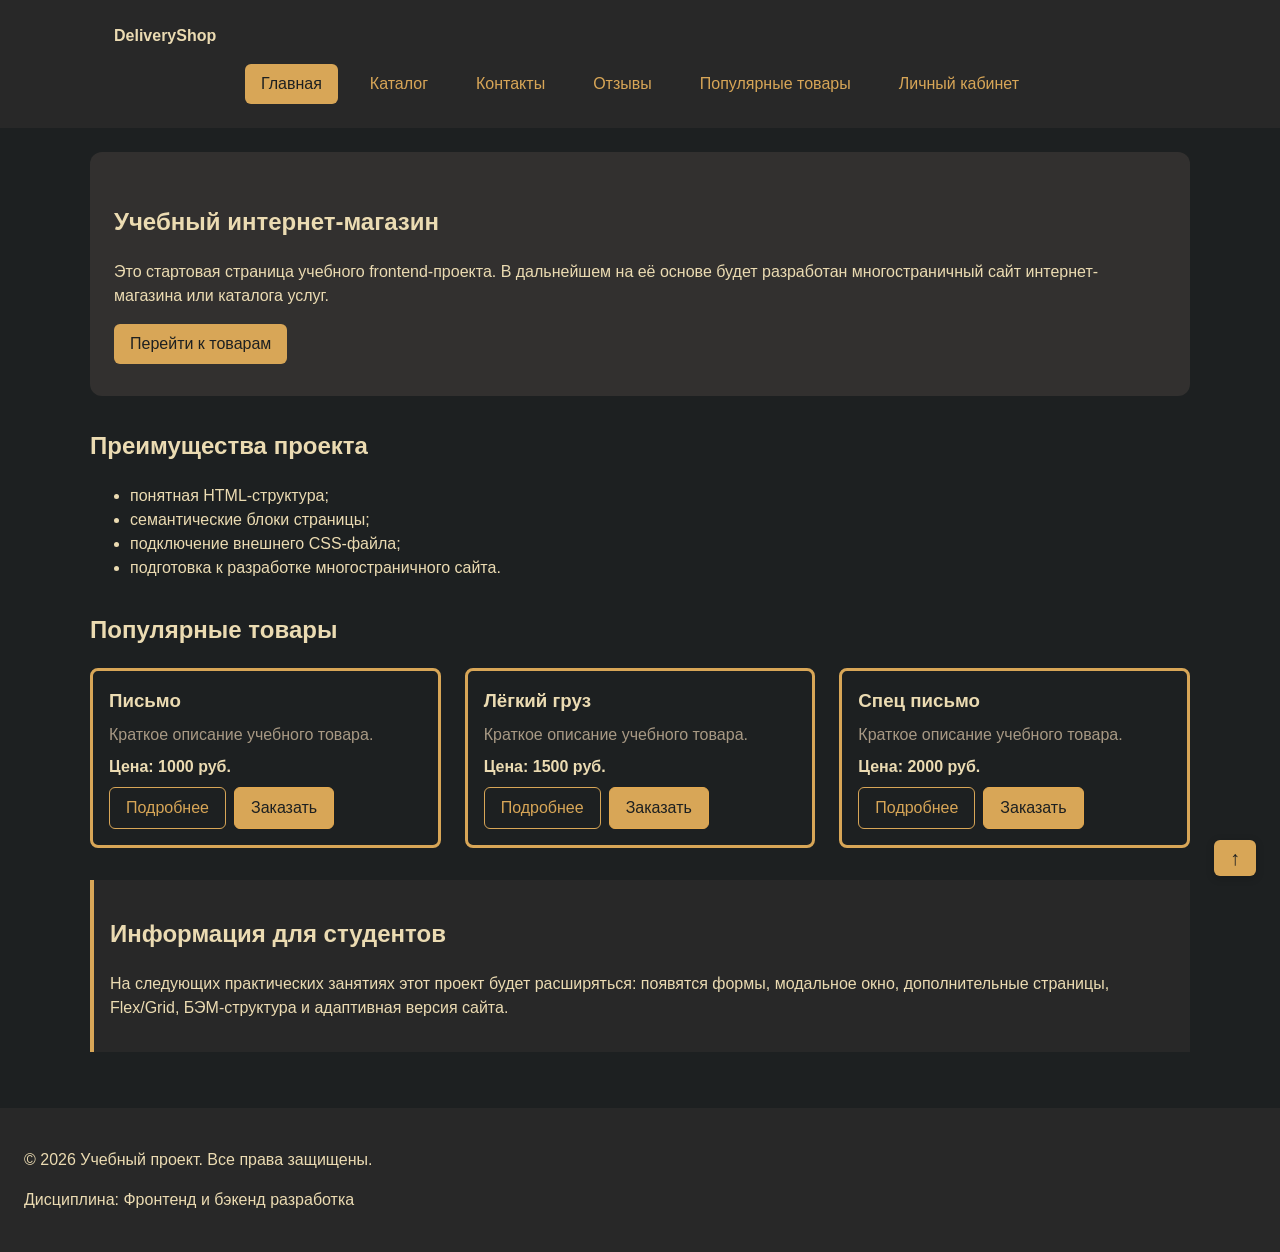
<file: kr1-html-css-shop/index.html>
<!DOCTYPE html>
<html lang="ru">
<head>
  <meta charset="UTF-8">
  <meta name="viewport" content="width=device-width, initial-scale=1.0">
  <title>Учебный интернет-магазин</title>
  <link rel="stylesheet" href="css/style.css">
  <script src="js/main.js" defer></script>
</head>
<body>
<header class="site-header" id="site-header">
    <div class="site-header__inner">
      <a class="site-header__logo" href="index.html">DeliveryShop</a>

      <nav class="site-nav" aria-label="Основная навигация">
        <ul class="site-nav__list">
          <li class="site-nav__item">
            <a class="site-nav__link site-nav__link--active" href="index.html">
              Главная
            </a>
          </li>
          <li class="site-nav__item">
            <a class="site-nav__link" href="catalog.html">Каталог</a>
          </li>
          <li class="site-nav__item">
            <a class="site-nav__link" href="contacts.html">Контакты</a>
          </li>
          <li class="site-nav__item">
            <a class="site-nav__link" href="reviews.html">Отзывы</a>
          </li>
          <li class="site-nav__item">
            <a class="site-nav__link" href="index.html#popular">
              Популярные товары
            </a>
          </li>
          <li class="site-nav__item">
            <a class="site-nav__link" href="account.html">Личный кабинет</a>
          </li>
        </ul>
      </nav>
    </div>
  </header>

  <main>
    <section class="hero">
      <h1>Учебный интернет-магазин</h1>
      <p>
        Это стартовая страница учебного frontend-проекта.
        В дальнейшем на её основе будет разработан многостраничный сайт
        интернет-магазина или каталога услуг.
      </p>
      <a class="button button--primary" href="#popular">Перейти к товарам</a>
    </section>

    <section class="section" id="advantages">
      <h2>Преимущества проекта</h2>
      <ul class="advantages-list">
        <li>понятная HTML-структура;</li>
        <li>семантические блоки страницы;</li>
        <li>подключение внешнего CSS-файла;</li>
        <li>подготовка к разработке многостраничного сайта.</li>
      </ul>
    </section>

    <section class="section" id="popular">
      <h2>Популярные товары</h2>

      <div class="products-grid">
        <article class="product-card product-card--featured" data-image="images/product-1.svg">
        <h3 class="product-card__title">Письмо</h3>
        <p class="product-card__description">Краткое описание учебного товара.</p>
        <p class="product-card__price">Цена: 1000 руб.</p>
        <div class="product-card__actions">
          <button class="button button--secondary product-card__details-button" type="button">Подробнее</button>
          <button class="button button--primary button--outlined product-card__order-button" type="button" data-product="Письмо">Заказать</button>
        </div>
      </article>

        <article class="product-card product-card--featured" data-image="images/product-2.svg">
        <h3 class="product-card__title">Лёгкий груз</h3>
        <p class="product-card__description">Краткое описание учебного товара.</p>
        <p class="product-card__price">Цена: 1500 руб.</p>
        <div class="product-card__actions">
          <button class="button button--secondary product-card__details-button" type="button">Подробнее</button>
          <button class="button button--primary button--outlined product-card__order-button" type="button" data-product="Лёгкий груз">Заказать</button>
        </div>
      </article>

        <article class="product-card product-card--featured" data-image="images/product-3.svg">
        <h3 class="product-card__title">Спец письмо</h3>
        <p class="product-card__description">Краткое описание учебного товара.</p>
        <p class="product-card__price">Цена: 2000 руб.</p>
        <div class="product-card__actions">
          <button class="button button--secondary product-card__details-button" type="button">Подробнее</button>
          <button class="button button--primary button--outlined product-card__order-button" type="button" data-product="Спец письмо">Заказать</button>
        </div>
      </article>
      </div>
    </section>

    <aside class="aside-info">
      <h2>Информация для студентов</h2>
      <p>
        На следующих практических занятиях этот проект будет расширяться:
        появятся формы, модальное окно, дополнительные страницы, Flex/Grid,
        БЭМ-структура и адаптивная версия сайта.
      </p>
    </aside>
  </main>

  <footer id="contacts">
    <p>&copy; 2026 Учебный проект. Все права защищены.</p>
    <p>Дисциплина: Фронтенд и бэкенд разработка</p>
  </footer>

  <a class="back-to-header" href="#site-header" aria-label="Вернуться к шапке сайта">
    <span aria-hidden="true">↑</span>
  </a>

  <dialog class="product-dialog" id="product-dialog" aria-labelledby="product-dialog-title">
    <div class="product-dialog__content">
      <img class="product-dialog__image" id="product-dialog-image" src="images/product-placeholder.svg" alt="">
      <div class="product-dialog__details">
        <h2 class="product-dialog__title" id="product-dialog-title"></h2>
        <p class="product-dialog__description" id="product-dialog-description"></p>
        <div class="product-dialog__actions">
          <button class="button button--secondary" type="button" id="close-product-dialog">Закрыть</button>
          <button class="button button--primary button--outlined" type="button" id="order-from-details">Заказать</button>
        </div>
      </div>
    </div>
  </dialog>

  <dialog class="order-dialog" id="order-dialog" aria-labelledby="order-dialog-title">
    <h2 class="order-dialog__title" id="order-dialog-title">Оформление заявки</h2>

    <form class="order-form" id="order-form" action="#" method="post" novalidate>
      <input id="selected-product" name="selected-product" type="hidden">

      <div class="order-form__field">
        <label class="order-form__label" for="order-name">ФИО</label>
        <input
          class="order-form__input"
          id="order-name"
          name="name"
          type="text"
          placeholder="Введите ваши ФИО"
          minlength="2"
          autocomplete="given-name"
          required
        >
      </div>

      <div class="order-form__field">
        <label class="order-form__label" for="order-email">Электронная почта</label>
        <input
          class="order-form__input"
          id="order-email"
          name="email"
          type="email"
          placeholder="example@mail.ru"
          autocomplete="email"
          required
        >
      </div>

      <div class="order-form__field">
        <label class="order-form__label" for="order-phone">Телефон</label>
        <input
          class="order-form__input"
          id="order-phone"
          name="phone"
          type="tel"
          inputmode="tel"
          placeholder="+7 (900) 000-00-00"
          pattern="^\+7 \(\d{3}\) \d{3}-\d{2}-\d{2}$"
          required
        >
        <small class="order-form__hint">Формат: +7 (900) 000-00-00</small>
      </div>

      <div class="order-form__field">
        <label class="order-form__label" for="order-date">Дата связи</label>
        <input
          class="order-form__input"
          id="order-date"
          name="date"
          type="date"
        >
      </div>

      <div class="order-form__field">
        <label class="order-form__label" for="order-topic">Тема заявки</label>
        <select class="order-form__select" id="order-topic" name="topic" required>
          <option value="">Выберите тему</option>
          <option value="product">Заказ товара</option>
          <option value="consultation">Консультация</option>
          <option value="delivery">Доставка</option>
        </select>
      </div>

      <div class="order-form__field">
        <label class="order-form__label" for="order-comment">Комментарий</label>
        <textarea
          class="order-form__textarea"
          id="order-comment"
          name="comment"
          rows="4"
          placeholder="Укажите дополнительную информацию"
        ></textarea>
      </div>

      <div class="order-form__field order-form__field--checkbox">
        <label class="order-form__label">
          <input
            class="order-form__checkbox"
            id="order-agreement"
            name="agreement"
            type="checkbox"
            required
          >
          Я согласен на обработку данных
        </label>
      </div>

      <div class="order-form__actions">
        <button class="button button--secondary" type="button" id="close-order-dialog">
          Закрыть
        </button>
        <button class="button button--primary button--outlined" type="submit">
          Отправить заявку
        </button>
      </div>
    </form>
  </dialog>

  <p class="success-message" id="success-message" hidden>
    Форма успешно отправлена!
  </p>
</body>
</html>
</file>
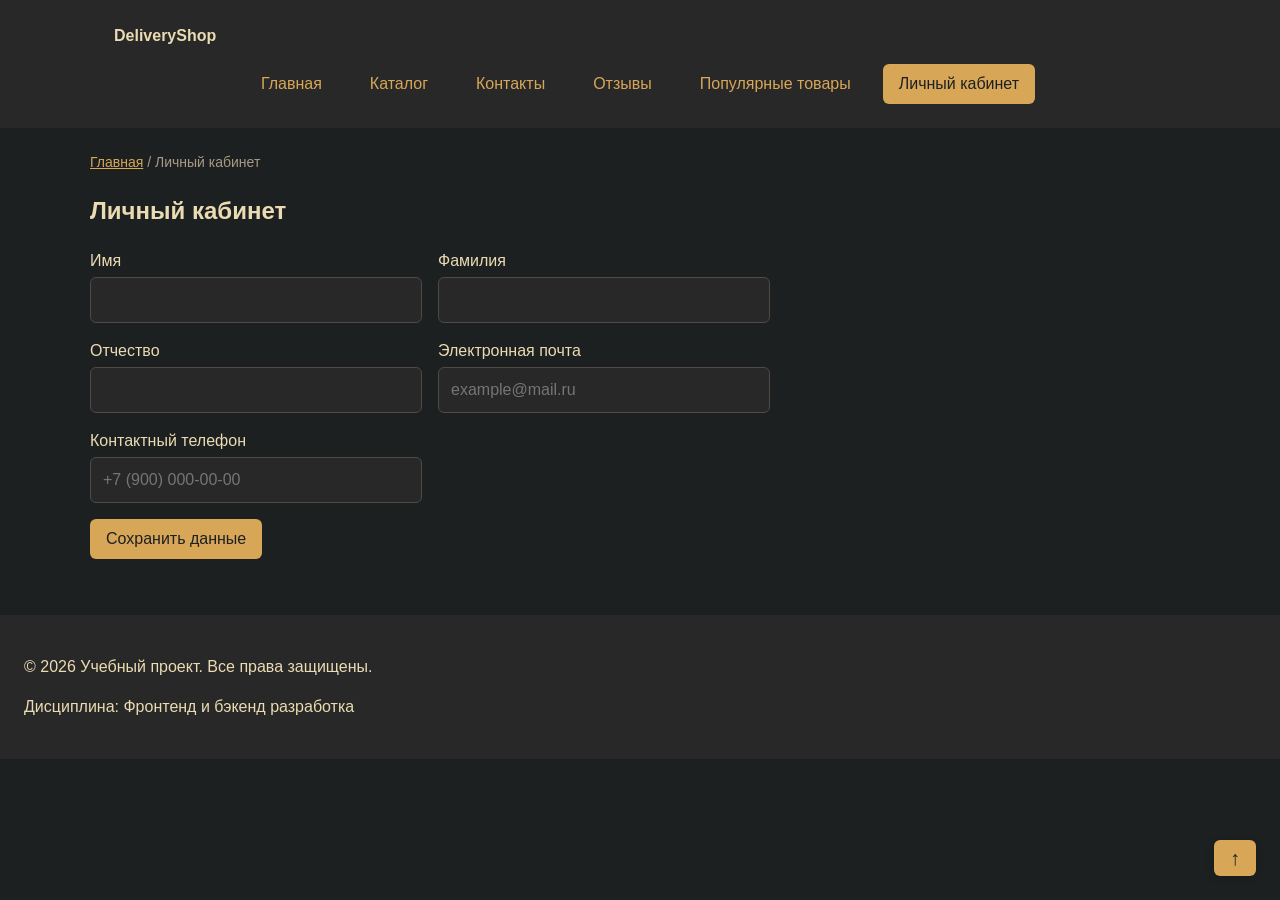
<file: kr1-html-css-shop/account.html>
<!DOCTYPE html>
<html lang="ru">
<head>
  <meta charset="UTF-8">
  <meta name="viewport" content="width=device-width, initial-scale=1.0">
  <meta name="description" content="Личный кабинет покупателя учебного интернет-магазина.">
  <title>Личный кабинет — Учебный интернет-магазин</title>
  <link rel="stylesheet" href="css/style.css">
  <script src="js/account.js" defer></script>
</head>
<body>
  <header class="site-header" id="site-header">
    <div class="site-header__inner">
      <a class="site-header__logo" href="index.html">DeliveryShop</a>

      <nav class="site-nav" aria-label="Основная навигация">
        <ul class="site-nav__list">
          <li class="site-nav__item"><a class="site-nav__link" href="index.html">Главная</a></li>
          <li class="site-nav__item"><a class="site-nav__link" href="catalog.html">Каталог</a></li>
          <li class="site-nav__item"><a class="site-nav__link" href="contacts.html">Контакты</a></li>
          <li class="site-nav__item"><a class="site-nav__link" href="reviews.html">Отзывы</a></li>
          <li class="site-nav__item"><a class="site-nav__link" href="index.html#popular">Популярные товары</a></li>
          <li class="site-nav__item"><a class="site-nav__link site-nav__link--active" href="account.html" aria-current="page">Личный кабинет</a></li>
        </ul>
      </nav>
    </div>
  </header>

  <main>
    <nav class="breadcrumbs" aria-label="Хлебные крошки">
      <a class="breadcrumbs__link" href="index.html">Главная</a>
      <span class="breadcrumbs__current">Личный кабинет</span>
    </nav>

    <section class="section">
      <h1>Личный кабинет</h1>
      <form class="profile-form" id="profile-form">
        <div class="profile-fields" aria-label="Контактные данные">
        <label class="profile-field" for="profile-first-name">
          Имя
          <input class="profile-field__input" id="profile-first-name" name="first-name" type="text" autocomplete="given-name" required>
        </label>
        <label class="profile-field" for="profile-last-name">
          Фамилия
          <input class="profile-field__input" id="profile-last-name" name="last-name" type="text" autocomplete="family-name" required>
        </label>
        <label class="profile-field" for="profile-middle-name">
          Отчество
          <input class="profile-field__input" id="profile-middle-name" name="middle-name" type="text" autocomplete="additional-name">
        </label>
        <label class="profile-field" for="profile-email">
          Электронная почта
          <input class="profile-field__input" id="profile-email" name="email" type="email" autocomplete="email" required placeholder="example@mail.ru">
        </label>
        <label class="profile-field" for="profile-phone">
          Контактный телефон
          <input class="profile-field__input" id="profile-phone" name="phone" type="tel" inputmode="tel" pattern="^\+7 \(\d{3}\) \d{3}-\d{2}-\d{2}$" title="Формат: +7 (900) 000-00-00" autocomplete="tel" required placeholder="+7 (900) 000-00-00">
        </label>
        </div>
        <button class="button button--primary profile-form__submit" type="submit">Сохранить данные</button>
        <p class="success-message profile-form__message" id="profile-save-message" role="status" hidden>Данные профиля сохранены.</p>
      </form>
    </section>
  </main>

  <footer>
    <p>&copy; 2026 Учебный проект. Все права защищены.</p>
    <p>Дисциплина: Фронтенд и бэкенд разработка</p>
  </footer>

  <a class="back-to-header" href="#site-header" aria-label="Вернуться к шапке сайта">
    <span aria-hidden="true">↑</span>
  </a>
</body>
</html>
</file>
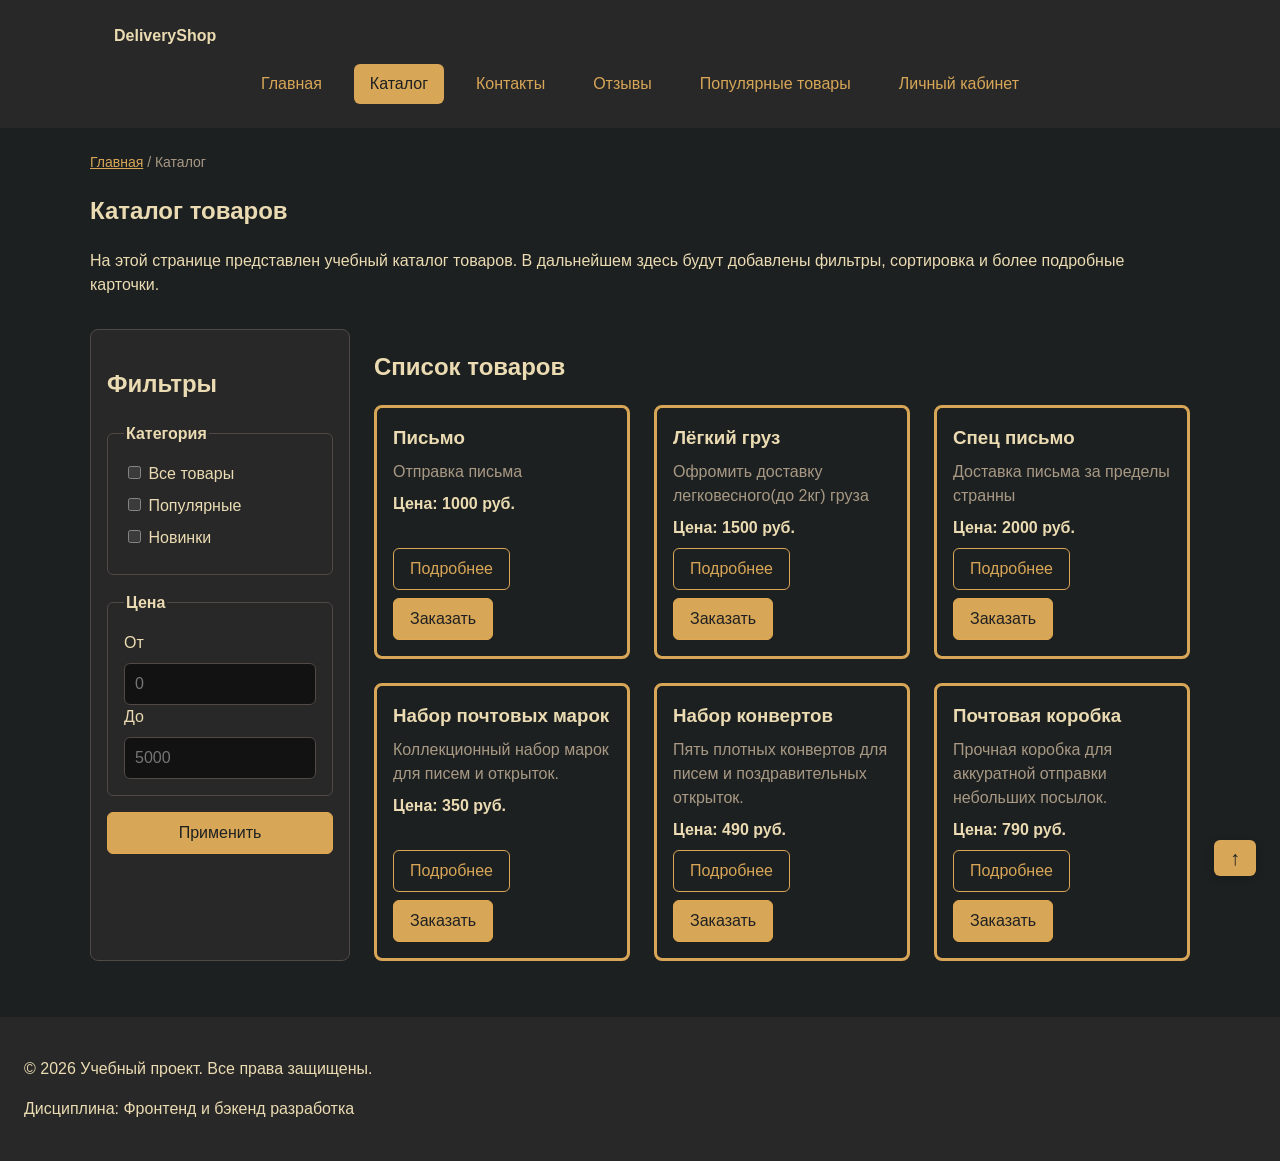
<file: kr1-html-css-shop/catalog.html>
<!DOCTYPE html>
<html lang="ru">
<head>
  <meta charset="UTF-8">
  <meta name="viewport" content="width=device-width, initial-scale=1.0">
  <meta name="description" content="Каталог товаров учебного интернет-магазина.">
  <title>Каталог товаров — Учебный интернет-магазин</title>
  <link rel="stylesheet" href="css/style.css">
  <script src="js/main.js" defer></script>
</head>
<body>
  <header class="site-header" id="site-header">
    <div class="site-header__inner">
      <a class="site-header__logo" href="index.html">DeliveryShop</a>

      <nav class="site-nav" aria-label="Основная навигация">
        <ul class="site-nav__list">
          <li class="site-nav__item">
            <a class="site-nav__link" href="index.html">
              Главная
            </a>
          </li>
          <li class="site-nav__item">
            <a class="site-nav__link site-nav__link--active" href="catalog.html">Каталог</a>
          </li>
          <li class="site-nav__item">
            <a class="site-nav__link" href="contacts.html">Контакты</a>
          </li>
          <li class="site-nav__item">
            <a class="site-nav__link" href="reviews.html">Отзывы</a>
          </li>
          <li class="site-nav__item">
            <a class="site-nav__link" href="index.html#popular">
              Популярные товары
            </a>
          </li>
          <li class="site-nav__item">
            <a class="site-nav__link" href="account.html">Личный кабинет</a>
          </li>
        </ul>
      </nav>
    </div>
  </header>

  <main>
    <nav class="breadcrumbs" aria-label="Хлебные крошки">
      <a class="breadcrumbs__link" href="index.html">Главная</a>
      <span class="breadcrumbs__current">Каталог</span>
    </nav>

    <section class="section">
      <h1>Каталог товаров</h1>
      <p>
        На этой странице представлен учебный каталог товаров.
        В дальнейшем здесь будут добавлены фильтры, сортировка и более
        подробные карточки.
      </p>
    </section>

    <section class="catalog-layout">
      <aside class="catalog-filters">
        <h2>Фильтры</h2>

        <form class="filters-form" action="#" method="get">
          <fieldset>
            <legend>Категория</legend>

            <label>
              <input type="checkbox" name="category" value="all">
              Все товары
            </label>

            <label>
              <input type="checkbox" name="category" value="popular">
              Популярные
            </label>

            <label>
              <input type="checkbox" name="category" value="new">
              Новинки
            </label>
          </fieldset>

          <fieldset>
            <legend>Цена</legend>

            <label for="price-from">От</label>
            <input id="price-from" name="price-from" type="number" min="0" placeholder="0">

            <label for="price-to">До</label>
            <input id="price-to" name="price-to" type="number" min="0" placeholder="5000">
          </fieldset>

          <button class="button button--primary button--outlined" type="submit">Применить</button>
        </form>
      </aside>

      <section class="catalog-products">
        <h2>Список товаров</h2>

        <div class="products-grid">
          <article class="product-card product-card--featured" data-image="images/product-1.svg">
            <h3 class="product-card__title">Письмо</h3>
            <p class="product-card__description">Отправка письма</p>
            <p class="product-card__price">Цена: 1000 руб.</p>
            <div class="product-card__actions">
              <button class="button button--secondary product-card__details-button" type="button">Подробнее</button>
              <button class="button button--primary button--outlined product-card__order-button" type="button" data-product="Письмо">Заказать</button>
            </div>
          </article>

          <article class="product-card product-card--featured" data-image="images/product-2.svg">
            <h3 class="product-card__title">Лёгкий груз</h3>
            <p class="product-card__description">Офромить доставку легковесного(до 2кг) груза</p>
            <p class="product-card__price">Цена: 1500 руб.</p>
            <div class="product-card__actions">
              <button class="button button--secondary product-card__details-button" type="button">Подробнее</button>
              <button class="button button--primary button--outlined product-card__order-button" type="button" data-product="Лёгкий груз">Заказать</button>
            </div>
          </article>

          <article class="product-card product-card--featured" data-image="images/product-3.svg">
            <h3 class="product-card__title">Спец письмо</h3>
            <p class="product-card__description">Доставка письма за пределы странны</p>
            <p class="product-card__price">Цена: 2000 руб.</p>
            <div class="product-card__actions">
              <button class="button button--secondary product-card__details-button" type="button">Подробнее</button>
              <button class="button button--primary button--outlined product-card__order-button" type="button" data-product="Спец письмо">Заказать</button>
            </div>
          </article>

          <article class="product-card product-card--featured" data-image="images/postal-stamps.svg">
            <h3 class="product-card__title">Набор почтовых марок</h3>
            <p class="product-card__description">Коллекционный набор марок для писем и открыток.</p>
            <p class="product-card__price">Цена: 350 руб.</p>
            <div class="product-card__actions">
              <button class="button button--secondary product-card__details-button" type="button">Подробнее</button>
              <button class="button button--primary button--outlined product-card__order-button" type="button" data-product="Набор почтовых марок">Заказать</button>
            </div>
          </article>

          <article class="product-card product-card--featured" data-image="images/postal-envelopes.svg">
            <h3 class="product-card__title">Набор конвертов</h3>
            <p class="product-card__description">Пять плотных конвертов для писем и поздравительных открыток.</p>
            <p class="product-card__price">Цена: 490 руб.</p>
            <div class="product-card__actions">
              <button class="button button--secondary product-card__details-button" type="button">Подробнее</button>
              <button class="button button--primary button--outlined product-card__order-button" type="button" data-product="Набор конвертов">Заказать</button>
            </div>
          </article>

          <article class="product-card product-card--featured" data-image="images/postal-box.svg">
            <h3 class="product-card__title">Почтовая коробка</h3>
            <p class="product-card__description">Прочная коробка для аккуратной отправки небольших посылок.</p>
            <p class="product-card__price">Цена: 790 руб.</p>
            <div class="product-card__actions">
              <button class="button button--secondary product-card__details-button" type="button">Подробнее</button>
              <button class="button button--primary button--outlined product-card__order-button" type="button" data-product="Почтовая коробка">Заказать</button>
            </div>
          </article>
        </div>
      </section>
    </section>
  </main>

  <footer>
    <p>&copy; 2026 Учебный проект. Все права защищены.</p>
    <p>Дисциплина: Фронтенд и бэкенд разработка</p>
  </footer>

  <a class="back-to-header" href="#site-header" aria-label="Вернуться к шапке сайта">
    <span aria-hidden="true">↑</span>
  </a>

  <dialog class="product-dialog" id="product-dialog" aria-labelledby="product-dialog-title">
    <div class="product-dialog__content">
      <img class="product-dialog__image" id="product-dialog-image" src="images/product-placeholder.svg" alt="">
      <div class="product-dialog__details">
        <h2 class="product-dialog__title" id="product-dialog-title"></h2>
        <p class="product-dialog__description" id="product-dialog-description"></p>
        <div class="product-dialog__actions">
          <button class="button button--secondary" type="button" id="close-product-dialog">Закрыть</button>
          <button class="button button--primary button--outlined" type="button" id="order-from-details">Заказать</button>
        </div>
      </div>
    </div>
  </dialog>

  <dialog class="order-dialog" id="order-dialog" aria-labelledby="order-dialog-title">
    <h2 class="order-dialog__title" id="order-dialog-title">Оформление заявки</h2>

    <form class="order-form" id="order-form" action="#" method="post" novalidate>
      <input id="selected-product" name="selected-product" type="hidden">

      <div class="order-form__field">
        <label class="order-form__label" for="order-name">ФИО</label>
        <input class="order-form__input" id="order-name" name="name" type="text" placeholder="Введите ваши ФИО" minlength="2" autocomplete="given-name" required>
      </div>

      <div class="order-form__field">
        <label class="order-form__label" for="order-email">Электронная почта</label>
        <input class="order-form__input" id="order-email" name="email" type="email" placeholder="example@mail.ru" autocomplete="email" required>
      </div>

      <div class="order-form__field">
        <label class="order-form__label" for="order-phone">Телефон</label>
        <input class="order-form__input" id="order-phone" name="phone" type="tel" inputmode="tel" placeholder="+7 (900) 000-00-00" pattern="^\+7 \(\d{3}\) \d{3}-\d{2}-\d{2}$" required>
        <small class="order-form__hint">Формат: +7 (900) 000-00-00</small>
      </div>

      <div class="order-form__field">
        <label class="order-form__label" for="order-date">Дата связи</label>
        <input class="order-form__input" id="order-date" name="date" type="date">
      </div>

      <div class="order-form__field">
        <label class="order-form__label" for="order-topic">Тема заявки</label>
        <select class="order-form__select" id="order-topic" name="topic" required>
          <option value="">Выберите тему</option>
          <option value="product">Заказ товара</option>
          <option value="consultation">Консультация</option>
          <option value="delivery">Доставка</option>
        </select>
      </div>

      <div class="order-form__field">
        <label class="order-form__label" for="order-comment">Комментарий</label>
        <textarea class="order-form__textarea" id="order-comment" name="comment" rows="4" placeholder="Укажите дополнительную информацию"></textarea>
      </div>

      <div class="order-form__field order-form__field--checkbox">
        <label class="order-form__label">
          <input class="order-form__checkbox" id="order-agreement" name="agreement" type="checkbox" required>
          Я согласен на обработку данных
        </label>
      </div>

      <div class="order-form__actions">
        <button class="button button--secondary" type="button" id="close-order-dialog">Закрыть</button>
        <button class="button button--primary button--outlined" type="submit">Отправить заявку</button>
      </div>
    </form>
  </dialog>

  <p class="success-message" id="success-message" hidden>Форма успешно отправлена!</p>
</body>
</html>
</file>
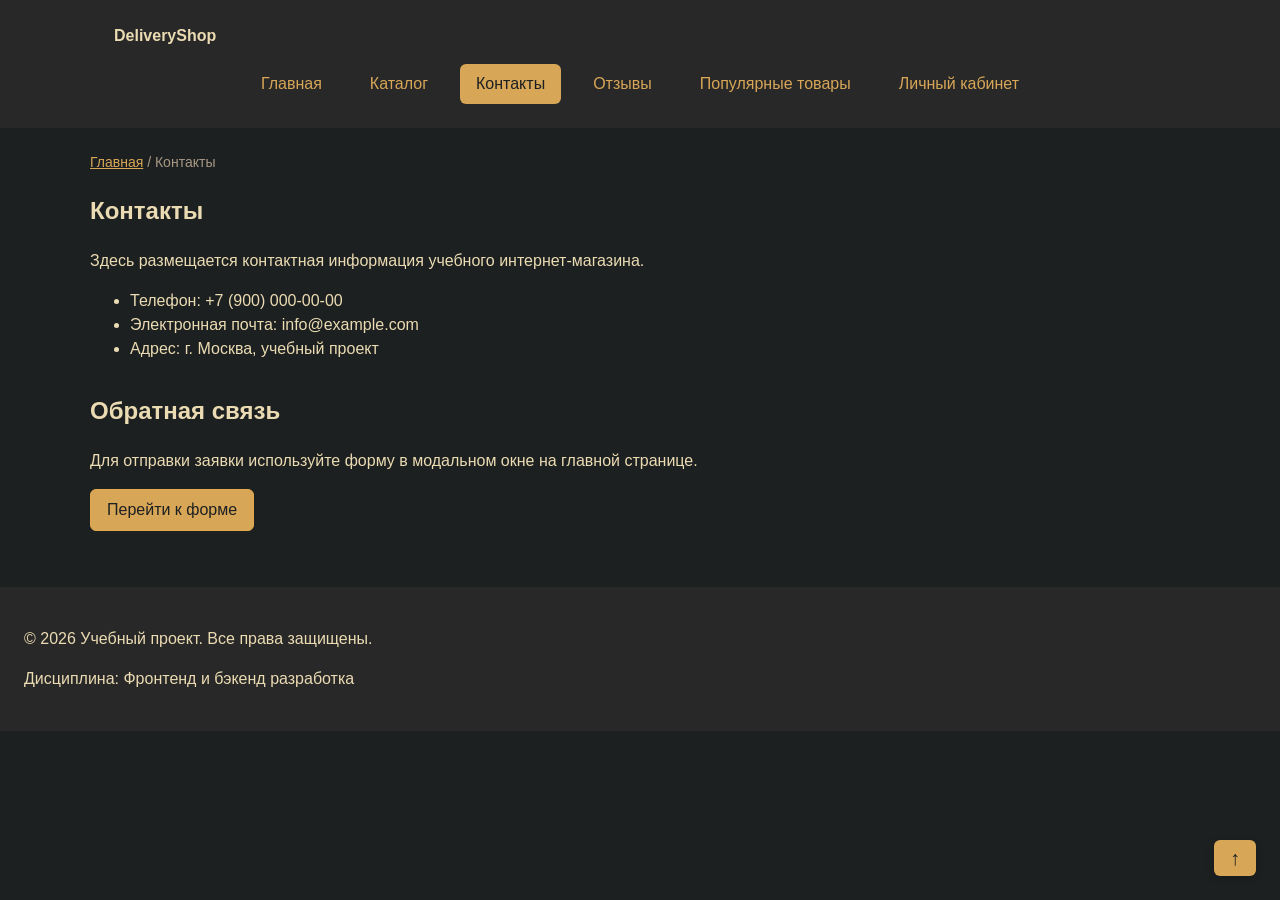
<file: kr1-html-css-shop/contacts.html>
<!DOCTYPE html>
<html lang="ru">
<head>
  <meta charset="UTF-8">
  <meta name="viewport" content="width=device-width, initial-scale=1.0">
  <meta name="description" content="Контактная информация учебного интернет-магазина.">
  <title>Контакты — Учебный интернет-магазин</title>
  <link rel="stylesheet" href="css/style.css">
</head>
<body>
  <header class="site-header" id="site-header">
    <div class="site-header__inner">
      <a class="site-header__logo" href="index.html">DeliveryShop</a>

      <nav class="site-nav" aria-label="Основная навигация">
        <ul class="site-nav__list">
          <li class="site-nav__item">
            <a class="site-nav__link" href="index.html">
              Главная
            </a>
          </li>
          <li class="site-nav__item">
            <a class="site-nav__link" href="catalog.html">Каталог</a>
          </li>
          <li class="site-nav__item">
            <a class="site-nav__link site-nav__link--active" href="contacts.html">Контакты</a>
          </li>
          <li class="site-nav__item">
            <a class="site-nav__link" href="reviews.html">Отзывы</a>
          </li>
          <li class="site-nav__item">
            <a class="site-nav__link" href="index.html#popular">
              Популярные товары
            </a>
          </li>
          <li class="site-nav__item">
            <a class="site-nav__link" href="account.html">Личный кабинет</a>
          </li>
        </ul>
      </nav>
    </div>
  </header>

  <main>
    <nav class="breadcrumbs" aria-label="Хлебные крошки">
      <a class="breadcrumbs__link" href="index.html">Главная</a>
      <span class="breadcrumbs__current">Контакты</span>
    </nav>

    <section class="section">
      <h1>Контакты</h1>
      <p>
        Здесь размещается контактная информация учебного интернет-магазина.
      </p>

      <ul>
        <li>Телефон: +7 (900) 000-00-00</li>
        <li>Электронная почта: info@example.com</li>
        <li>Адрес: г. Москва, учебный проект</li>
      </ul>
    </section>

    <section class="section" id="feedback">
      <h2>Обратная связь</h2>
      <p>
        Для отправки заявки используйте форму в модальном окне на главной странице.
      </p>
      <a class="button button--primary button--outlined" href="index.html#contacts">Перейти к форме</a>
    </section>
  </main>

  <footer>
    <p>&copy; 2026 Учебный проект. Все права защищены.</p>
    <p>Дисциплина: Фронтенд и бэкенд разработка</p>
  </footer>

  <a class="back-to-header" href="#site-header" aria-label="Вернуться к шапке сайта">
    <span aria-hidden="true">↑</span>
  </a>
</body>
</html>
</file>
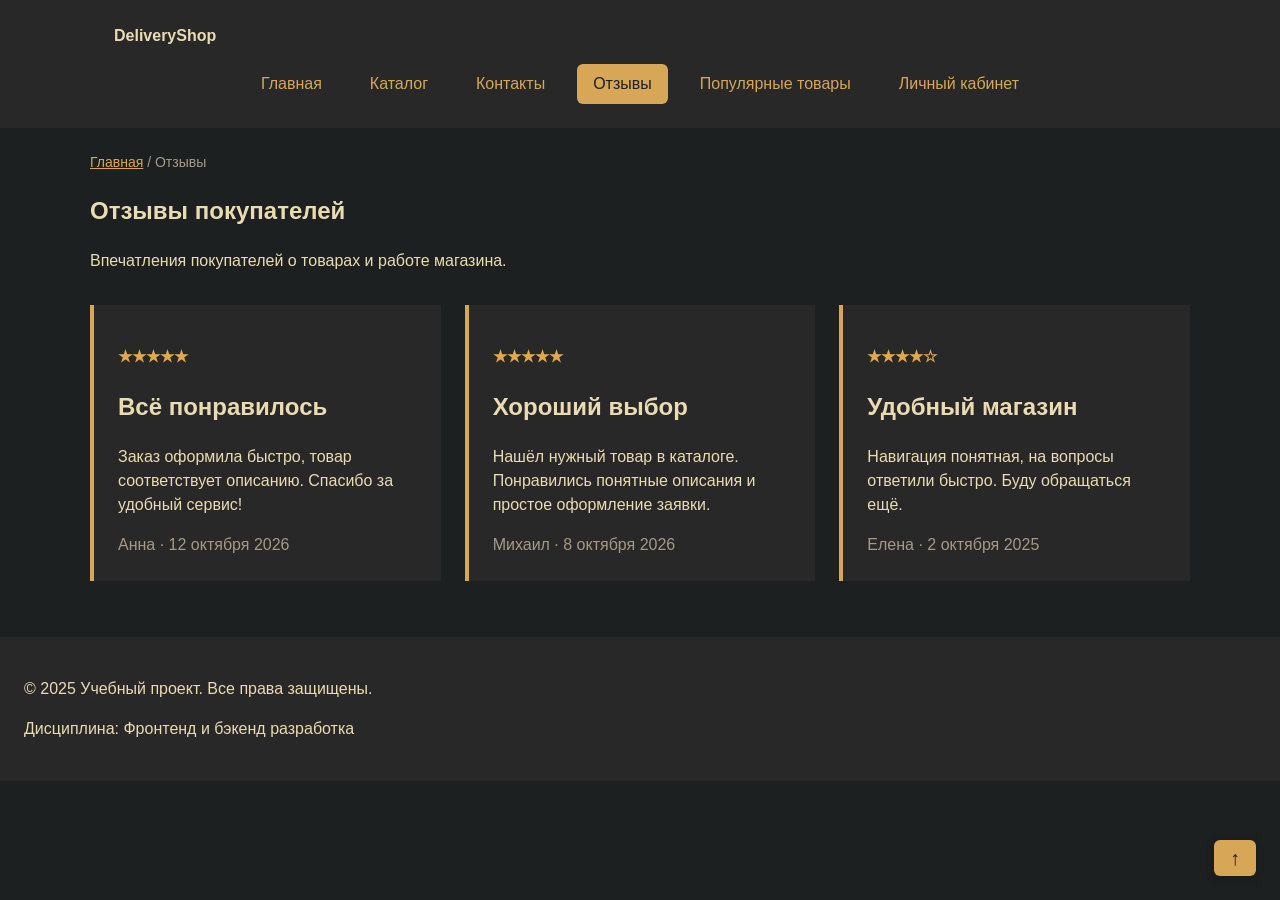
<file: kr1-html-css-shop/reviews.html>
<!DOCTYPE html>
<html lang="ru">
<head>
  <meta charset="UTF-8">
  <meta name="viewport" content="width=device-width, initial-scale=1.0">
  <meta name="description" content="Отзывы покупателей учебного интернет-магазина.">
  <title>Отзывы — Учебный интернет-магазин</title>
  <link rel="stylesheet" href="css/style.css">
</head>
<body>
  <header class="site-header" id="site-header">
    <div class="site-header__inner">
      <a class="site-header__logo" href="index.html">DeliveryShop</a>

      <nav class="site-nav" aria-label="Основная навигация">
        <ul class="site-nav__list">
          <li class="site-nav__item">
            <a class="site-nav__link" href="index.html">Главная</a>
          </li>
          <li class="site-nav__item">
            <a class="site-nav__link" href="catalog.html">Каталог</a>
          </li>
          <li class="site-nav__item">
            <a class="site-nav__link" href="contacts.html">Контакты</a>
          </li>
          <li class="site-nav__item">
            <a class="site-nav__link site-nav__link--active" href="reviews.html" aria-current="page">Отзывы</a>
          </li>
          <li class="site-nav__item">
            <a class="site-nav__link" href="index.html#popular">Популярные товары</a>
          </li>
          <li class="site-nav__item">
            <a class="site-nav__link" href="account.html">Личный кабинет</a>
          </li>
        </ul>
      </nav>
    </div>
  </header>

  <main>
    <nav class="breadcrumbs" aria-label="Хлебные крошки">
      <a class="breadcrumbs__link" href="index.html">Главная</a>
      <span class="breadcrumbs__current">Отзывы</span>
    </nav>

    <section class="section">
      <h1>Отзывы покупателей</h1>
      <p>Впечатления покупателей о товарах и работе магазина.</p>
    </section>

    <section class="review-list" aria-label="Список отзывов">
      <article class="review">
        <p class="review__rating" aria-label="Оценка: 5 из 5">★★★★★</p>
        <h2>Всё понравилось</h2>
        <p>Заказ оформила быстро, товар соответствует описанию. Спасибо за удобный сервис!</p>
        <p class="review__author">Анна · 12 октября 2026</p>
      </article>

      <article class="review">
        <p class="review__rating" aria-label="Оценка: 5 из 5">★★★★★</p>
        <h2>Хороший выбор</h2>
        <p>Нашёл нужный товар в каталоге. Понравились понятные описания и простое оформление заявки.</p>
        <p class="review__author">Михаил · 8 октября 2026</p>
      </article>

      <article class="review">
        <p class="review__rating" aria-label="Оценка: 4 из 5">★★★★☆</p>
        <h2>Удобный магазин</h2>
        <p>Навигация понятная, на вопросы ответили быстро. Буду обращаться ещё.</p>
        <p class="review__author">Елена · 2 октября 2025</p>
      </article>
    </section>
  </main>

  <footer>
    <p>&copy; 2025 Учебный проект. Все права защищены.</p>
    <p>Дисциплина: Фронтенд и бэкенд разработка</p>
  </footer>

  <a class="back-to-header" href="#site-header" aria-label="Вернуться к шапке сайта">
    <span aria-hidden="true">↑</span>
  </a>
</body>
</html>
</file>
<file: kr1-html-css-shop/css/style.css>
/* 1. Переменные проекта */
:root {
  color-scheme: dark;
  --color-bg: #1d2021;
  --color-text: #ebdbb2;
  --color-muted: #a89984;
  --color-primary: #d8a657;
  --color-primary-dark: #e3a84e;
  --color-border: #504945;
  --color-surface: #282828;
  --color-surface-accent: #32302f;
  --color-danger: #ea6962;
  --color-success: #a9b665;
  --color-success-bg: #323a2e;
  --color-on-primary: #1d2021;
  --color-viewed: #d3869b;

  /* Отступы */
  --space-xs: 4px;
  --space-sm: 8px;
  --space-md: 16px;
  --space-lg: 24px;
  --space-xl: 32px;

  /* Скругления и размеры */
  --radius-sm: 6px;
  --radius-md: 8px;
  --radius-lg: 12px;
  --container-width: 1100px;
}

/* 2. Базовые стили */
* {
  box-sizing: border-box;
}

html {
  scroll-behavior: smooth;
}

body {
  margin: 0;
  font-family: Arial, sans-serif;
  line-height: 1.5;
  color: var(--color-text);
  background-color: var(--color-bg);
}

main,
footer {
  padding: var(--space-lg);
}

.site-header {
  position: sticky;
  top: 0;
  z-index: 1000;
  background-color: var(--color-surface);
}

.back-to-header {
  position: fixed;
  right: var(--space-lg);
  bottom: var(--space-lg);
  z-index: 1100;
  display: inline-flex;
  align-items: center;
  gap: var(--space-sm);
  padding: var(--space-sm) var(--space-md);
  color: var(--color-on-primary);
  background-color: var(--color-primary);
  border-radius: var(--radius-sm);
  text-decoration: none;
  box-shadow: 0 2px 8px rgba(0, 0, 0, 0.2);
}

.back-to-header:hover {
  color: var(--color-on-primary);
  background-color: var(--color-primary-dark);
}

.back-to-header:focus-visible {
  outline: 2px solid var(--color-primary-dark);
  outline-offset: 3px;
}

.back-to-header span {
  font-size: 1.25em;
  line-height: 1;
}

footer {
  background-color: var(--color-surface);
}

:target {
  outline: 2px dashed var(--color-primary);
  outline-offset: 4px;
}

/* 3. Общие элементы интерфейса */
a {
  color: var(--color-primary);
}

a:hover {
  color: var(--color-primary-dark);
}

a:focus-visible {
  outline: 2px solid var(--color-primary);
  outline-offset: 3px;
}

.button {
  display: inline-block;
  padding: var(--space-sm) var(--space-md);
  border: none;
  border-radius: var(--radius-sm);
  font: inherit;
  text-decoration: none;
  cursor: pointer;
}

.button--primary {
  color: var(--color-on-primary);
  background-color: var(--color-primary);
}

.button--outlined {
  border: 1px solid var(--color-primary-dark);
}

.button--primary:hover {
  background-color: var(--color-primary-dark);
}

.button--secondary {
  color: var(--color-primary);
  background-color: transparent;
  border: 1px solid var(--color-primary);
}

.button--secondary:hover {
  color: var(--color-on-primary);
  background-color: var(--color-primary);
}

.button:focus-visible {
  outline: 2px solid var(--color-primary);
  outline-offset: 3px;
}

.button:disabled,
.button--disabled {
  opacity: 0.6;
  cursor: not-allowed;
}

[aria-invalid="true"] {
  border-color: var(--color-danger);
}

/* 4. Компоненты страницы */
.site-header__inner {
  max-width: var(--container-width);
  margin: 0 auto;
  padding: var(--space-lg);
}

.site-header__logo {
  color: var(--color-text);
  font-weight: 700;
  text-decoration: none;
}

.site-nav__list {
  display: flex;
  flex-wrap: wrap;
  justify-content: center;
  align-items: center;
  gap: var(--space-md);
  padding: 0;
  margin: var(--space-md) 0 0;
  list-style: none;
}

.site-nav__link {
  display: inline-block;
  padding: var(--space-sm) var(--space-md);
  color: var(--color-primary);
  text-decoration: none;
  border-radius: var(--radius-sm);
}

.site-nav__link:hover,
.site-nav__link--active {
  color: var(--color-on-primary);
  background-color: var(--color-primary);
}

.site-nav__link:hover {
  text-decoration: underline;
}

.site-nav__link:focus-visible {
  outline: 2px solid var(--color-primary);
  outline-offset: 3px;
}

.breadcrumbs {
  max-width: var(--container-width);
  margin: 0 auto var(--space-md);
  font-size: 14px;
  color: var(--color-muted);
}

.breadcrumbs__link {
  color: var(--color-primary);
}

.breadcrumbs__current::before {
  content: " / ";
  color: var(--color-muted);
}

.hero {
  max-width: var(--container-width);
  margin: 0 auto var(--space-xl);
  padding: var(--space-xl) var(--space-lg);
  background-color: var(--color-surface-accent);
  border-radius: var(--radius-lg);
}

.section {
  max-width: var(--container-width);
  margin: 0 auto var(--space-xl);
}

.review-list {
  display: grid;
  grid-template-columns: repeat(3, minmax(0, 1fr));
  gap: var(--space-lg);
  max-width: var(--container-width);
  margin: 0 auto var(--space-xl);
}

.review {
  padding: var(--space-lg);
  border-left: 4px solid var(--color-primary);
  background-color: var(--color-surface);
}

.review__rating {
  color: var(--color-primary-dark);
  font-weight: 700;
}

.review__author {
  margin-bottom: 0;
  color: var(--color-muted);
}

.products-grid {
  display: grid;
  grid-template-columns: repeat(3, minmax(0, 1fr));
  gap: var(--space-lg);
}

.product-card {
  display: flex;
  flex-direction: column;
  gap: var(--space-sm);
  padding: var(--space-md);
  border: 3px solid var(--color-border);
  border-radius: var(--radius-md);
  background-color: var(--color-bg);
}

.product-card:hover {
  border-color: var(--color-primary);
}

.product-card--featured {
  border-color: var(--color-primary);
}

.product-card--discount {
  border-color: var(--color-danger);
}

.product-card.product-card--viewed,
.product-card.product-card--viewed:hover {
  border-color: var(--color-viewed);
}

.product-card__title {
  margin: 0;
  color: var(--color-text);
}

.product-card__description {
  margin: 0;
  color: var(--color-muted);
}

.product-card__price {
  margin: 0;
  font-weight: 700;
}

.product-card--discount .product-card__price {
  color: var(--color-danger);
}

.product-card__actions {
  display: flex;
  flex-wrap: wrap;
  gap: var(--space-sm);
  margin-top: auto;
}

.aside-info {
  max-width: var(--container-width);
  margin: 0 auto var(--space-xl);
  padding: var(--space-md);
  border-left: 4px solid var(--color-primary);
  background-color: var(--color-surface);
}

.success-message {
  max-width: var(--container-width);
  margin: var(--space-lg) auto;
  padding: var(--space-md);
  border-left: 4px solid var(--color-success);
  background-color: var(--color-success-bg);
}

/* 5. Форма и модальное окно */
.product-dialog {
  width: min(100% - 32px, 760px);
  padding: 0;
  border: none;
  border-radius: var(--radius-lg);
  color: var(--color-text);
  background-color: var(--color-surface);
}

.product-dialog::backdrop {
  background-color: rgba(0, 0, 0, 0.5);
}

.product-dialog__content {
  display: grid;
  grid-template-columns: minmax(0, 1fr) minmax(0, 1fr);
  align-items: center;
  gap: var(--space-lg);
  padding: var(--space-lg);
}

.product-dialog__image {
  display: block;
  width: 100%;
  aspect-ratio: 4 / 3;
  object-fit: cover;
  border-radius: var(--radius-md);
  background-color: var(--color-surface);
}

.product-dialog__title {
  margin-top: 0;
}

.product-dialog__description {
  color: var(--color-muted);
}

.product-dialog__actions {
  display: flex;
  flex-wrap: wrap;
  gap: var(--space-sm);
  margin-top: var(--space-lg);
}

.order-dialog {
  width: min(100% - 32px, 560px);
  padding: var(--space-lg);
  border: none;
  border-radius: var(--radius-lg);
  color: var(--color-text);
  background-color: var(--color-surface);
}

.order-dialog::backdrop {
  background-color: rgba(0, 0, 0, 0.5);
}

.order-dialog__title {
  margin-top: 0;
}

.order-form__field {
  margin-bottom: var(--space-md);
}

.order-form__label {
  display: block;
  margin-bottom: var(--space-xs);
}

.order-form__input,
.order-form__select,
.order-form__textarea {
  width: 100%;
  padding: 10px 12px;
  border: 1px solid var(--color-border);
  border-radius: var(--radius-sm);
  font: inherit;
  color: var(--color-text);
  background-color: var(--color-bg);
}

.order-form__input:hover,
.order-form__select:hover,
.order-form__textarea:hover {
  border-color: var(--color-primary);
}

.order-form__checkbox {
  width: auto;
}

.order-form__hint {
  display: block;
  margin-top: var(--space-xs);
  color: var(--color-muted);
}

.order-form__input:focus-visible,
.order-form__select:focus-visible,
.order-form__textarea:focus-visible,
.order-form__checkbox:focus-visible,
.order-form__actions .button:focus-visible {
  outline: 2px solid var(--color-primary);
  outline-offset: 3px;
}

.order-form__actions {
  display: flex;
  gap: var(--space-md);
  margin-top: var(--space-lg);
}

.profile-fields {
  display: grid;
  grid-template-columns: repeat(2, minmax(0, 1fr));
  gap: var(--space-md);
  max-width: 680px;
}

.profile-field {
  display: grid;
  gap: var(--space-xs);
}

.profile-field__input {
  width: 100%;
  padding: 10px 12px;
  border: 1px solid var(--color-border);
  border-radius: var(--radius-sm);
  font: inherit;
  color: var(--color-text);
  background-color: var(--color-surface);
}

.profile-field__input:focus-visible {
  outline: 2px solid var(--color-primary);
  outline-offset: 3px;
}

.profile-form__submit {
  margin-top: var(--space-md);
}

.profile-form__message {
  margin-bottom: 0;
}

@media (max-width: 800px) {
  .products-grid {
    grid-template-columns: repeat(2, minmax(0, 1fr));
  }

  .review-list {
    grid-template-columns: repeat(2, minmax(0, 1fr));
  }
}

@media (max-width: 480px) {
  .products-grid {
    grid-template-columns: 1fr;
  }

  .review-list {
    grid-template-columns: 1fr;
  }

  .profile-fields {
    grid-template-columns: 1fr;
  }

  .back-to-header {
    right: var(--space-md);
    bottom: var(--space-md);
  }

  .product-dialog__content {
    grid-template-columns: 1fr;
    gap: var(--space-md);
    padding: var(--space-md);
  }
}

.catalog-layout {
  max-width: var(--container-width);
  margin: 0 auto var(--space-xl);
  display: grid;
  grid-template-columns: 260px 1fr;
  grid-template-areas: "filters products";
  gap: var(--space-lg);
}

.catalog-filters {
  grid-area: filters;
  padding: var(--space-md);
  border: 1px solid var(--color-border);
  border-radius: var(--radius-md);
  background-color: var(--color-surface);
}

.catalog-products {
  grid-area: products;
}

.filters-form {
  display: grid;
  gap: var(--space-md);
}

.filters-form fieldset {
  margin: 0;
  padding: var(--space-md);
  border: 1px solid var(--color-border);
  border-radius: var(--radius-sm);
}

.filters-form legend {
  font-weight: 700;
}

.filters-form label {
  display: block;
  margin-bottom: var(--space-sm);
}

.filters-form input[type="number"] {
  width: 100%;
  padding: 8px 10px;
  border: 1px solid var(--color-border);
  border-radius: var(--radius-sm);
  font: inherit;
}

@media (max-width: 800px) {
  .catalog-layout {
    grid-template-columns: minmax(0, 1fr);
    grid-template-areas:
      "filters"
      "products";
  }
}
</file>
